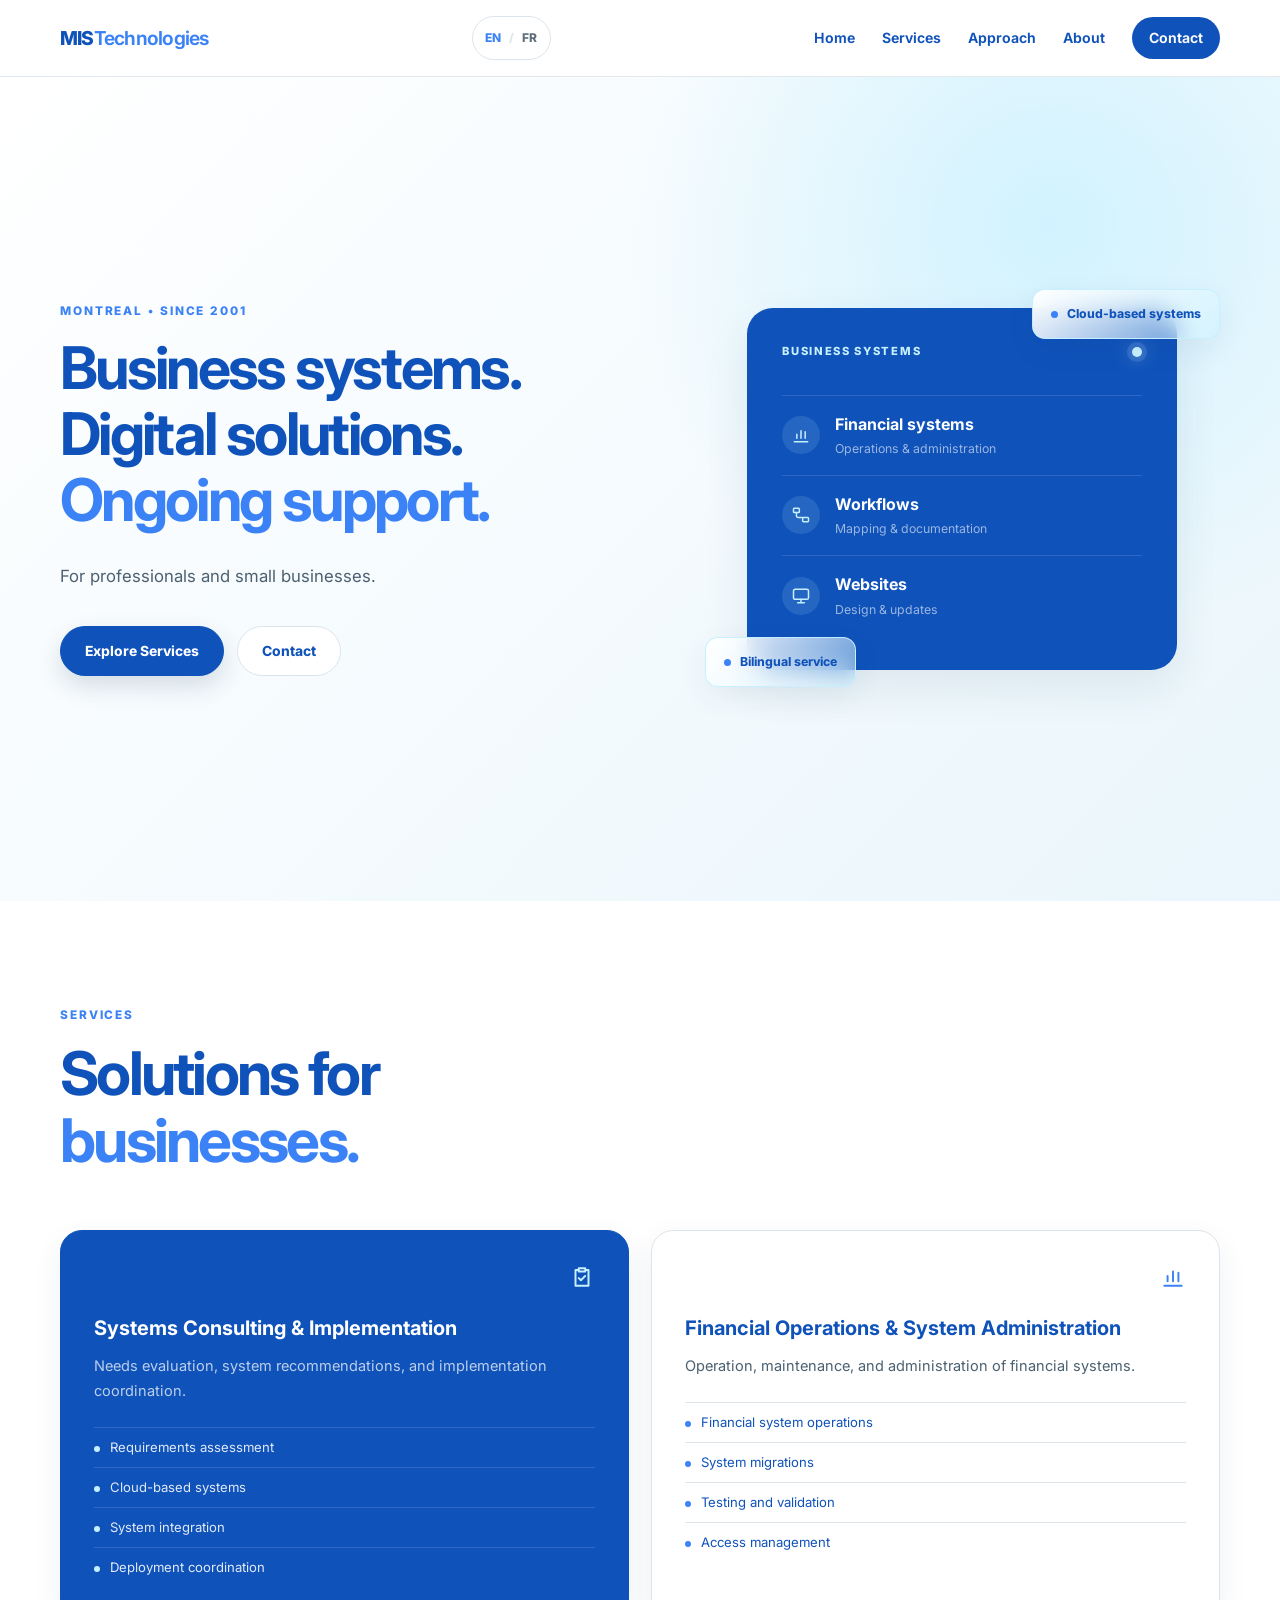
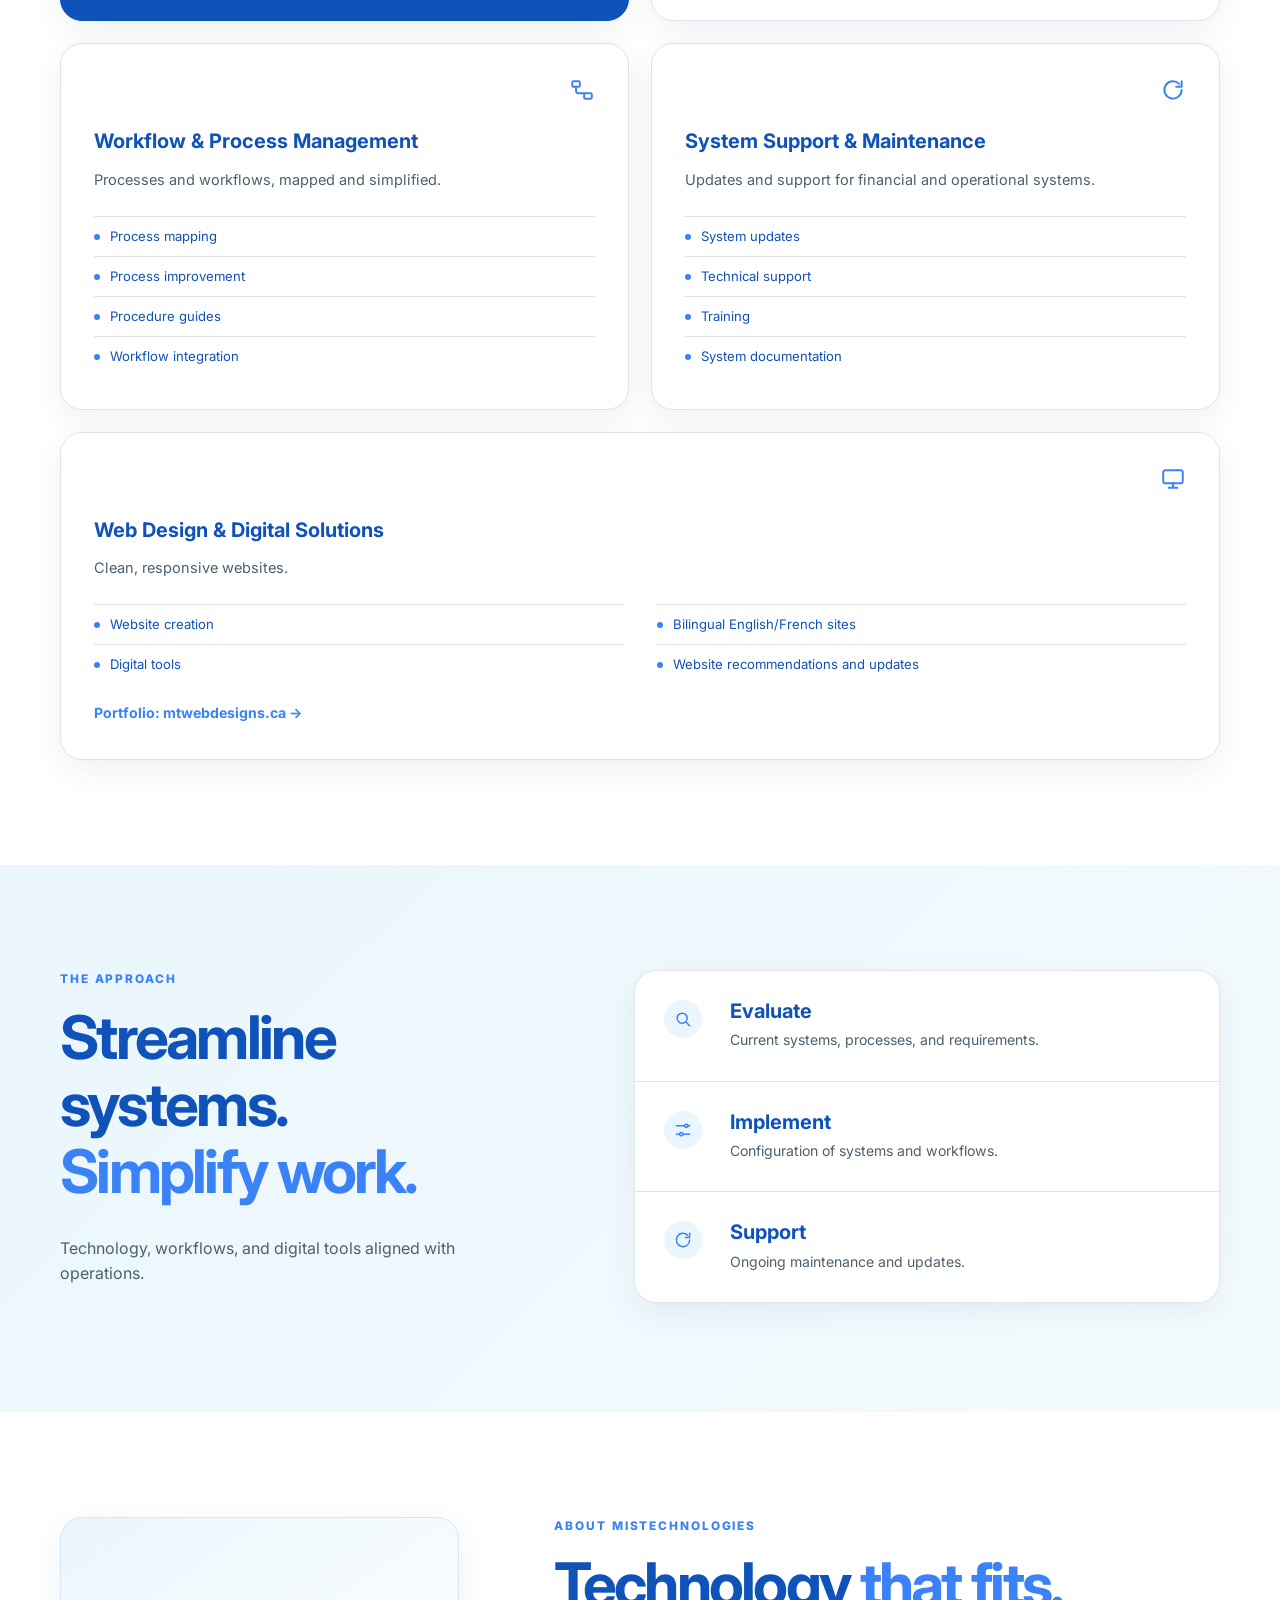
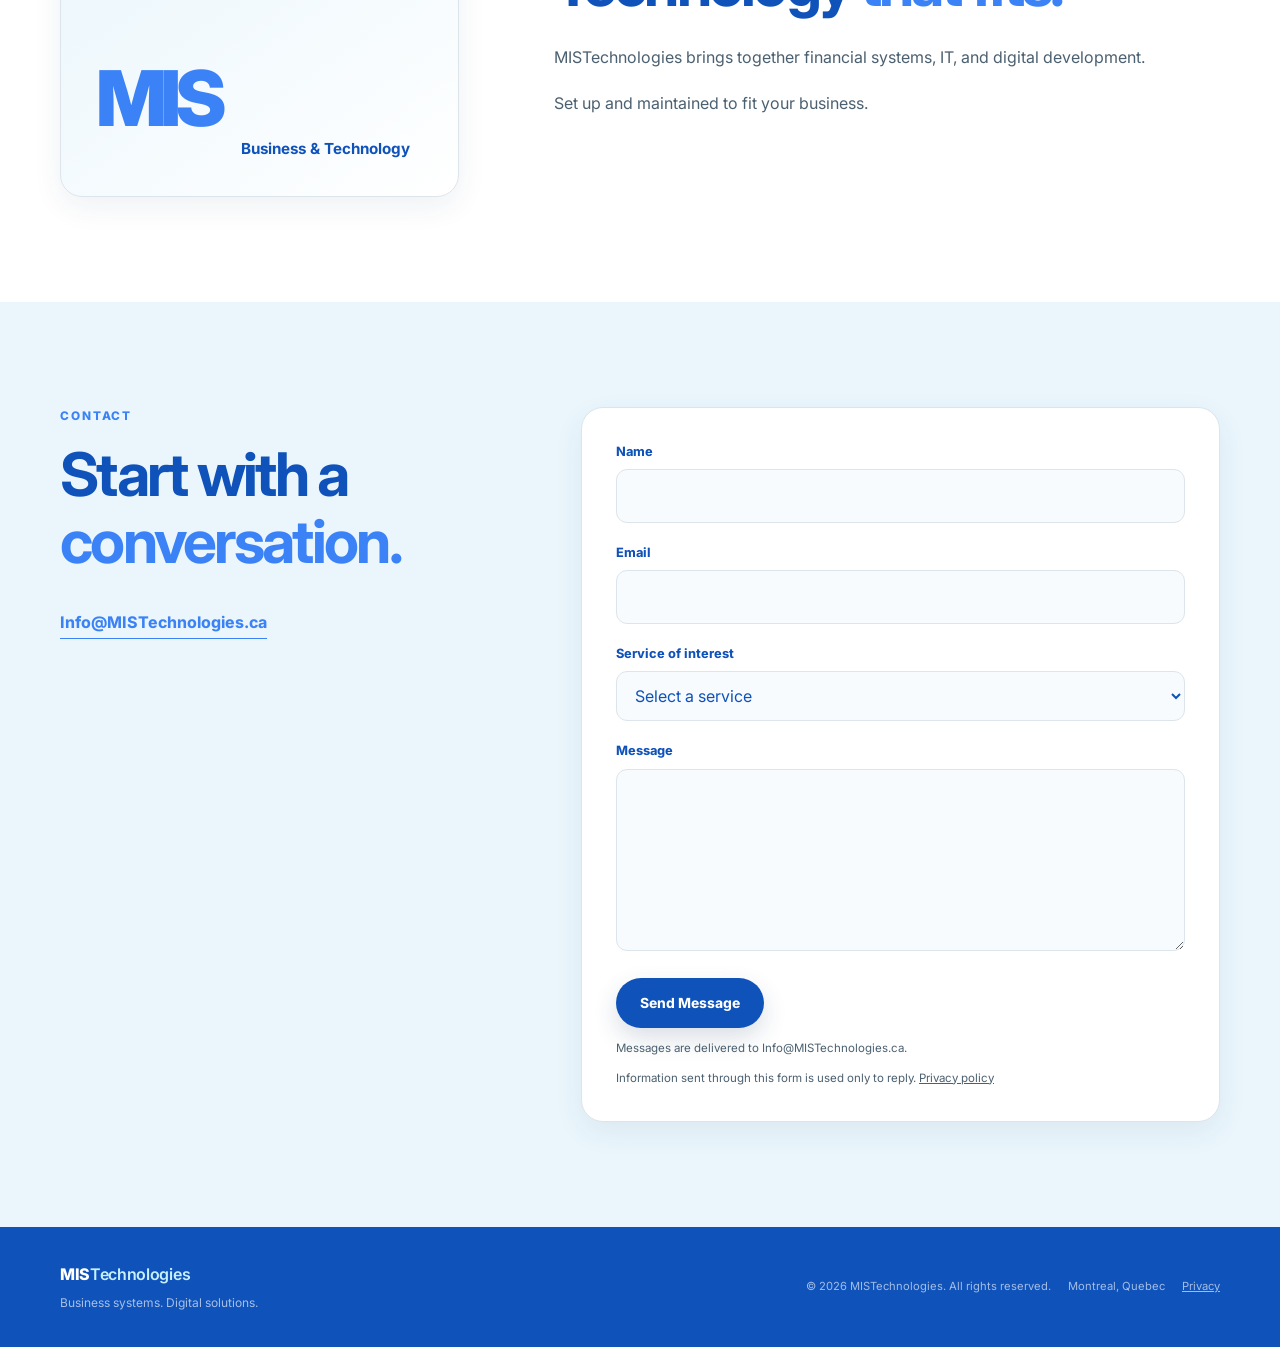
<file: index.html>
<!DOCTYPE html>
<html lang="en">
<head>
  <meta charset="UTF-8">
  <meta name="viewport" content="width=device-width, initial-scale=1.0">

  <meta name="description" content="Business systems, financial systems, workflow, IT, web design, and digital solutions for professionals and small businesses in Montreal.">
  <link rel="canonical" href="https://mistechnologies.ca/">
  <meta property="og:type" content="website">
  <meta property="og:url" content="https://mistechnologies.ca/">
  <meta property="og:title" content="MISTechnologies | Business Systems &amp; Digital Solutions">
  <meta property="og:description" content="Business systems, workflows, and digital solutions for professionals and small businesses in Montreal.">
  <meta property="og:image" content="https://mistechnologies.ca/og-image.png">
  <meta property="og:image:width" content="1200">
  <meta property="og:image:height" content="630">
  <meta name="twitter:card" content="summary_large_image">
  <meta name="theme-color" content="#0F52BA">
  <link rel="icon" href="data:image/svg+xml,%3Csvg xmlns='http://www.w3.org/2000/svg' viewBox='0 0 64 64'%3E%3Crect width='64' height='64' rx='14' fill='%230F52BA'/%3E%3Ctext x='32' y='43' font-family='Arial,sans-serif' font-size='30' font-weight='700' fill='%23fff' text-anchor='middle'%3EM%3C/text%3E%3C/svg%3E">
  <link rel="preconnect" href="https://fonts.googleapis.com">
  <link rel="preconnect" href="https://fonts.gstatic.com" crossorigin>
  <link rel="stylesheet" href="https://fonts.googleapis.com/css2?family=Inter:wght@400;500;600;700;800&display=swap">

  <title>MISTechnologies | Business Systems &amp; Digital Solutions</title>

  <link rel="stylesheet" href="styles.css?v=15">
</head>

<body>

  <!-- ================= HEADER ================= -->

  <header class="site-header">
    <div class="container nav-container">

      <a href="#home" class="logo" aria-label="MISTechnologies home">
        <span class="logo-main">MIS</span><span class="logo-tech">Technologies</span>
      </a>

      <div class="header-actions">

        <button
          class="language-toggle"
          id="languageToggle"
          type="button"
          aria-label="Change language"
        >
          <span id="languageCurrent">EN</span>
          <span class="language-divider">/</span>
          <span id="languageOther">FR</span>
        </button>

        <button
          class="menu-toggle"
          id="menuToggle"
          type="button"
          aria-label="Open navigation"
          aria-expanded="false"
          aria-controls="mainNav"
        >
          <span></span>
          <span></span>
          <span></span>
        </button>

      </div>

      <nav class="main-nav" id="mainNav">

        <a href="#home" data-i18n="nav.home">Home</a>

        <a href="#services" data-i18n="nav.services">Services</a>

        <a href="#approach" data-i18n="nav.approach">Approach</a>

        <a href="#about" data-i18n="nav.about">About</a>

        <a href="#contact" class="nav-cta" data-i18n="nav.contact">
          Contact
        </a>

      </nav>

    </div>
  </header>


  <main>

    <!-- ================= HERO ================= -->

    <section id="home" class="hero">

      <div class="container hero-grid">

        <div class="hero-content reveal">

          <p class="eyebrow" data-i18n="hero.eyebrow">
            MONTREAL • SINCE 2001
          </p>

          <h1 data-i18n-html="hero.title">
            Business systems.<br>
            Digital solutions.<br>
            <span>Ongoing support.</span>
          </h1>

          <p class="hero-text" data-i18n="hero.text">
              For professionals and small businesses.
          </p>

          <div class="hero-actions">

            <a
              href="#services"
              class="btn btn-primary"
              data-i18n="hero.primary"
            >
              Explore Services
            </a>

            <a
              href="#contact"
              class="btn btn-secondary"
              data-i18n="hero.secondary"
            >
              Contact
            </a>

          </div>

        </div>


        <!-- Hero visual -->

        <div class="hero-visual reveal">

          <div class="hero-glow"></div>

          <div class="systems-card">

            <div class="systems-card-header">

              <span
                class="systems-card-label"
                data-i18n="visual.title"
              >
                Business Systems
              </span>

              <span class="systems-card-status">
                <span class="status-dot"></span>
              </span>

            </div>


            <div class="systems-list">

              <div class="systems-row">

                <div class="systems-row-icon"><svg class="ico" viewBox="0 0 24 24" aria-hidden="true"><path d="M4 20h16"/><path d="M7 16v-5M12 16V7M17 16v-8"/></svg></div>

                <div>
                  <strong data-i18n="visual.organize">
                  Financial systems
                  </strong>

                  <small data-i18n="visual.systems">
                  Operations &amp; administration
                  </small>
                </div>

              </div>


              <div class="systems-row">

                <div class="systems-row-icon"><svg class="ico" viewBox="0 0 24 24" aria-hidden="true"><rect x="3" y="4" width="7" height="5" rx="1"/><rect x="14" y="15" width="7" height="5" rx="1"/><path d="M6.5 9v4a2 2 0 0 0 2 2H14"/></svg></div>

                <div>
                  <strong data-i18n="visual.simplify">
                  Workflows
                  </strong>

                  <small data-i18n="visual.workflows">
                  Mapping &amp; documentation
                  </small>
                </div>

              </div>


              <div class="systems-row">

                <div class="systems-row-icon"><svg class="ico" viewBox="0 0 24 24" aria-hidden="true"><rect x="3" y="4" width="18" height="12" rx="2"/><path d="M8 20h8M12 16v4"/></svg></div>

                <div>
                  <strong data-i18n="visual.create">
                  Websites
                  </strong>

                  <small data-i18n="visual.solutions">
                  Design &amp; updates
                  </small>
                </div>

              </div>

            </div>

          </div>


          <div
            class="floating-card floating-one"
            data-i18n="visual.financial"
          >
                  Cloud-based systems
          </div>

          <div
            class="floating-card floating-two"
            data-i18n="visual.digital"
          >
                  Bilingual service
          </div>

        </div>

      </div>

    </section>


    <!-- ================= SERVICES ================= -->

    <section id="services" class="section services-section">

      <div class="container">

        <div class="section-heading reveal">

          <p class="eyebrow" data-i18n="services.eyebrow">
            SERVICES
          </p>

          <h2 data-i18n-html="services.title">
            Solutions for<br>
            <span>businesses.</span>
          </h2>

        </div>


        <div class="services-grid">


          <!-- Service 5 -->

          <article class="service-card service-card-featured reveal">

            <div class="service-top">

              <span class="service-star"><svg class="ico" viewBox="0 0 24 24" aria-hidden="true"><path d="M9 4h6v3H9z"/><path d="M8 5.5H6V20h12V5.5h-2"/><path d="M9 13l2 2 4-4"/></svg></span>

            </div>

            <h3 data-i18n="services.five.title">
              Systems Consulting &amp; Implementation
            </h3>

            <p data-i18n="services.five.text">
            Needs evaluation, system recommendations, and implementation coordination.
            </p>

            <ul class="service-list">

              <li data-i18n="services.five.item1">
              Requirements assessment
              </li>

              <li data-i18n="services.five.item2">
              Cloud-based systems
              </li>

              <li data-i18n="services.five.item3">
              System integration
              </li>

                          <li data-i18n="services.five.item4">
                Deployment coordination
              </li>

            </ul>

          </article>

          <!-- Service 1 -->

          <article class="service-card reveal">

            <div class="service-top">

              <span class="service-star"><svg class="ico" viewBox="0 0 24 24" aria-hidden="true"><path d="M4 20h16"/><path d="M7 16v-5M12 16V7M17 16v-8"/></svg></span>

            </div>

            <h3 data-i18n="services.one.title">
              Financial Operations &amp; System Administration
            </h3>

            <p data-i18n="services.one.text">
              Operation, maintenance, and administration of financial systems.
            </p>

            <ul class="service-list">

              <li data-i18n="services.one.item1">
              Financial system operations
              </li>

              <li data-i18n="services.one.item2">
              System migrations
              </li>

              <li data-i18n="services.one.item3">
              Testing and validation
              </li>

              <li data-i18n="services.one.item4">
              Access management
              </li>

            </ul>

          </article>


          <!-- Service 2 -->

          <article class="service-card reveal">

            <div class="service-top">

              <span class="service-star"><svg class="ico" viewBox="0 0 24 24" aria-hidden="true"><rect x="3" y="4" width="7" height="5" rx="1"/><rect x="14" y="15" width="7" height="5" rx="1"/><path d="M6.5 9v4a2 2 0 0 0 2 2H14"/></svg></span>

            </div>

            <h3 data-i18n="services.two.title">
              Workflow &amp; Process Management
            </h3>

            <p data-i18n="services.two.text">
            Processes and workflows, mapped and simplified.
            </p>

            <ul class="service-list">

              <li data-i18n="services.two.item1">
              Process mapping
              </li>

              <li data-i18n="services.two.item2">
                Process improvement
              </li>

              <li data-i18n="services.two.item3">
              Procedure guides
              </li>

              <li data-i18n="services.two.item4">
              Workflow integration
              </li>

            </ul>

          </article>


          <!-- Service 6 -->

          <article class="service-card reveal">

            <div class="service-top">

              <span class="service-star"><svg class="ico" viewBox="0 0 24 24" aria-hidden="true"><path d="M20 12a8 8 0 1 1-2.3-5.7"/><path d="M20 4v5h-5"/></svg></span>

            </div>

            <h3 data-i18n="services.six.title">
              System Support &amp; Maintenance
            </h3>

            <p data-i18n="services.six.text">
            Updates and support for financial and operational systems.
            </p>

            <ul class="service-list">

              <li data-i18n="services.six.item1">
              System updates
              </li>

              <li data-i18n="services.six.item2">
                Technical support
              </li>

              <li data-i18n="services.six.item3">
                Training
              </li>

              <li data-i18n="services.six.item4">
                System documentation
              </li>

            </ul>

          </article>
          <!-- Service 4 -->

          <article class="service-card service-card-wide reveal">

            <div class="service-top">

              <span class="service-star"><svg class="ico" viewBox="0 0 24 24" aria-hidden="true"><rect x="3" y="4" width="18" height="12" rx="2"/><path d="M8 20h8M12 16v4"/></svg></span>

            </div>

            <h3 data-i18n="services.four.title">
              Web Design &amp; Digital Solutions
            </h3>

            <p data-i18n="services.four.text">
              Clean, responsive websites.
            </p>

            <ul class="service-list">

              <li data-i18n="services.four.item1">
            Website creation
              </li>

              <li data-i18n="services.four.item2">
              Bilingual English/French sites
              </li>

              <li data-i18n="services.four.item3">
                Digital tools
              </li>

              <li data-i18n="services.four.item4">
                Website recommendations and updates
              </li>

            </ul>
            <a class="service-link" href="https://mtwebdesigns.ca" target="_blank" rel="noopener" data-i18n="services.four.link">Portfolio: mtwebdesigns.ca →</a>

          </article>




        </div>

      </div>

    </section>


    <!-- ================= APPROACH ================= -->

    <section id="approach" class="section approach-section">

      <div class="container approach-grid">

        <div class="approach-content reveal">

          <p class="eyebrow" data-i18n="approach.eyebrow">
            THE APPROACH
          </p>

          <h2 data-i18n-html="approach.title">
            Streamline systems.<br><span>Simplify work.</span>
          </h2>

          <p data-i18n="approach.text2">
            Technology, workflows, and digital tools aligned with operations.
          </p>

        </div>


        <div class="steps reveal">


          <!-- Evaluate -->

          <div class="step">

            <div class="step-icon"><svg class="ico" viewBox="0 0 24 24" aria-hidden="true"><circle cx="11" cy="11" r="6"/><path d="M20 20l-4.5-4.5"/></svg></div>

            <div class="step-content">

              <h3 data-i18n="approach.evaluate.title">
                Evaluate
              </h3>

              <p data-i18n="approach.evaluate.text">
              Current systems, processes, and requirements.
              </p>

            </div>

          </div>


          <!-- Implement -->

          <div class="step">

            <div class="step-icon"><svg class="ico" viewBox="0 0 24 24" aria-hidden="true"><path d="M4 7h10M18 7h2M4 17h4M12 17h8"/><circle cx="16" cy="7" r="2"/><circle cx="10" cy="17" r="2"/></svg></div>

            <div class="step-content">

              <h3 data-i18n="approach.implement.title">
                Implement
              </h3>

              <p data-i18n="approach.implement.text">
              Configuration of systems and workflows.
              </p>

            </div>

          </div>


          <!-- Support -->

          <div class="step">

            <div class="step-icon"><svg class="ico" viewBox="0 0 24 24" aria-hidden="true"><path d="M20 12a8 8 0 1 1-2.3-5.7"/><path d="M20 4v5h-5"/></svg></div>

            <div class="step-content">

              <h3 data-i18n="approach.support.title">
                Support
              </h3>

              <p data-i18n="approach.support.text">
              Ongoing maintenance and updates.
              </p>

            </div>

          </div>

        </div>

      </div>

    </section>


    <!-- ================= ABOUT ================= -->

    <section id="about" class="section about-section">

      <div class="container about-grid">

        <div class="about-card reveal">

          <div class="about-mark">
            MIS
          </div>

          <div class="about-card-text">

            <strong data-i18n="about.business">
              Business &amp; Technology
            </strong>

          </div>

        </div>


        <div class="about-content reveal">

          <p class="eyebrow" data-i18n="about.eyebrow">
            ABOUT MISTECHNOLOGIES
          </p>

          <h2 data-i18n-html="about.title">
            Technology <span>that fits.</span>
          </h2>

          <p data-i18n="about.text1">
            MISTechnologies brings together financial systems, IT, and digital development.
          </p>
          <p data-i18n="about.text2">
            Set up and maintained to fit your business.
          </p>

        </div>

      </div>

    </section>


    <!-- ================= CONTACT ================= -->

    <section id="contact" class="section contact-section">

      <div class="container contact-grid">

        <div class="contact-content reveal">

          <p class="eyebrow" data-i18n="contact.eyebrow">
            CONTACT
          </p>

          <h2 data-i18n-html="contact.title">
            Start with a<br>
            <span>conversation.</span>
          </h2>

          <a
            href="mailto:Info@MISTechnologies.ca"
            class="contact-email"
          >
            Info@MISTechnologies.ca
          </a>

        </div>


        <form
          class="contact-form reveal"
          id="contactForm"
          action="https://formspree.io/f/mdekyagw"
          method="POST"
        >

          <!-- Formspree: email subject and spam honeypot -->
          <input
            type="hidden"
            name="_subject"
            id="formSubject"
            value="Business inquiry — MISTechnologies"
          >

          <input
            type="text"
            name="_gotcha"
            class="form-honeypot"
            tabindex="-1"
            autocomplete="off"
            aria-hidden="true"
          >

          <div class="form-group">

            <label
              for="name"
              data-i18n="form.name"
            >
              Name
            </label>

            <input
              type="text"
              id="name"
              name="name"
              autocomplete="name"
              required
            >

          </div>


          <div class="form-group">

            <label
              for="email"
              data-i18n="form.email"
            >
              Email
            </label>

            <input
              type="email"
              id="email"
              name="email"
              autocomplete="email"
              required
            >

          </div>


          <div class="form-group">

            <label
              for="service"
              data-i18n="form.service"
            >
              Service of interest
            </label>

            <select id="service" name="service">

              <option
                value=""
                data-i18n="form.selectService"
              >
                Select a service
              </option>

              <option
                value="Systems Consulting & Implementation"
                data-i18n="services.five.title"
              >
              Systems Consulting &amp; Implementation
              </option>

              <option
                value="Financial Operations & System Administration"
                data-i18n="services.one.title"
              >
              Financial Operations &amp; System Administration
              </option>

              <option
                value="Workflow & Process Management"
                data-i18n="services.two.title"
              >
                Workflow &amp; Process Management
              </option>

              <option
                value="System Support & Maintenance"
                data-i18n="services.six.title"
              >
                System Support &amp; Maintenance
              </option>

              <option
                value="Web Design & Digital Solutions"
                data-i18n="services.four.title"
              >
                Web Design &amp; Digital Solutions
              </option>

              <option
                value="Other"
                data-i18n="form.other"
              >
                Other
              </option>

            </select>

          </div>


          <div class="form-group">

            <label
              for="message"
              data-i18n="form.message"
            >
              Message
            </label>

            <textarea
              id="message"
              name="message"
              rows="6"
              required
            ></textarea>

          </div>


          <button
            type="submit"
            class="btn btn-primary"
            data-i18n="form.button"
          >
            Send Message
          </button>

          <p
            class="form-note"
            data-i18n="form.note"
          >
            Messages are delivered to Info@MISTechnologies.ca.
          </p>
          <p class="form-note form-privacy">
            <span data-i18n="form.privacy">Information sent through this form is used only to reply.</span>
            <a href="privacy.html" data-i18n="form.privacyLink">Privacy policy</a>
          </p>

          <p
            class="form-status"
            id="formStatus"
            role="status"
            aria-live="polite"
            hidden
          ></p>

        </form>

      </div>

    </section>

  </main>


  <!-- ================= FOOTER ================= -->

  <footer class="site-footer">

    <div class="container footer-inner">

      <div class="footer-brand">

        <div class="footer-logo">
          MIS<span>Technologies</span>
        </div>

        <p data-i18n="footer.tagline">
            Business systems. Digital solutions.
        </p>

      </div>


      <div class="footer-meta">

        <span>
          © <span id="currentYear"></span>
          MISTechnologies.
          <span data-i18n="footer.rights">
            All rights reserved.
          </span>
        </span>

        <span data-i18n="footer.location">
          Montreal, Quebec
        </span>
        <a href="privacy.html" class="footer-link" data-i18n="footer.privacy">Privacy</a>

      </div>

    </div>

  </footer>


  <script src="script.js?v=21"></script>

</body>
</html>
</file>
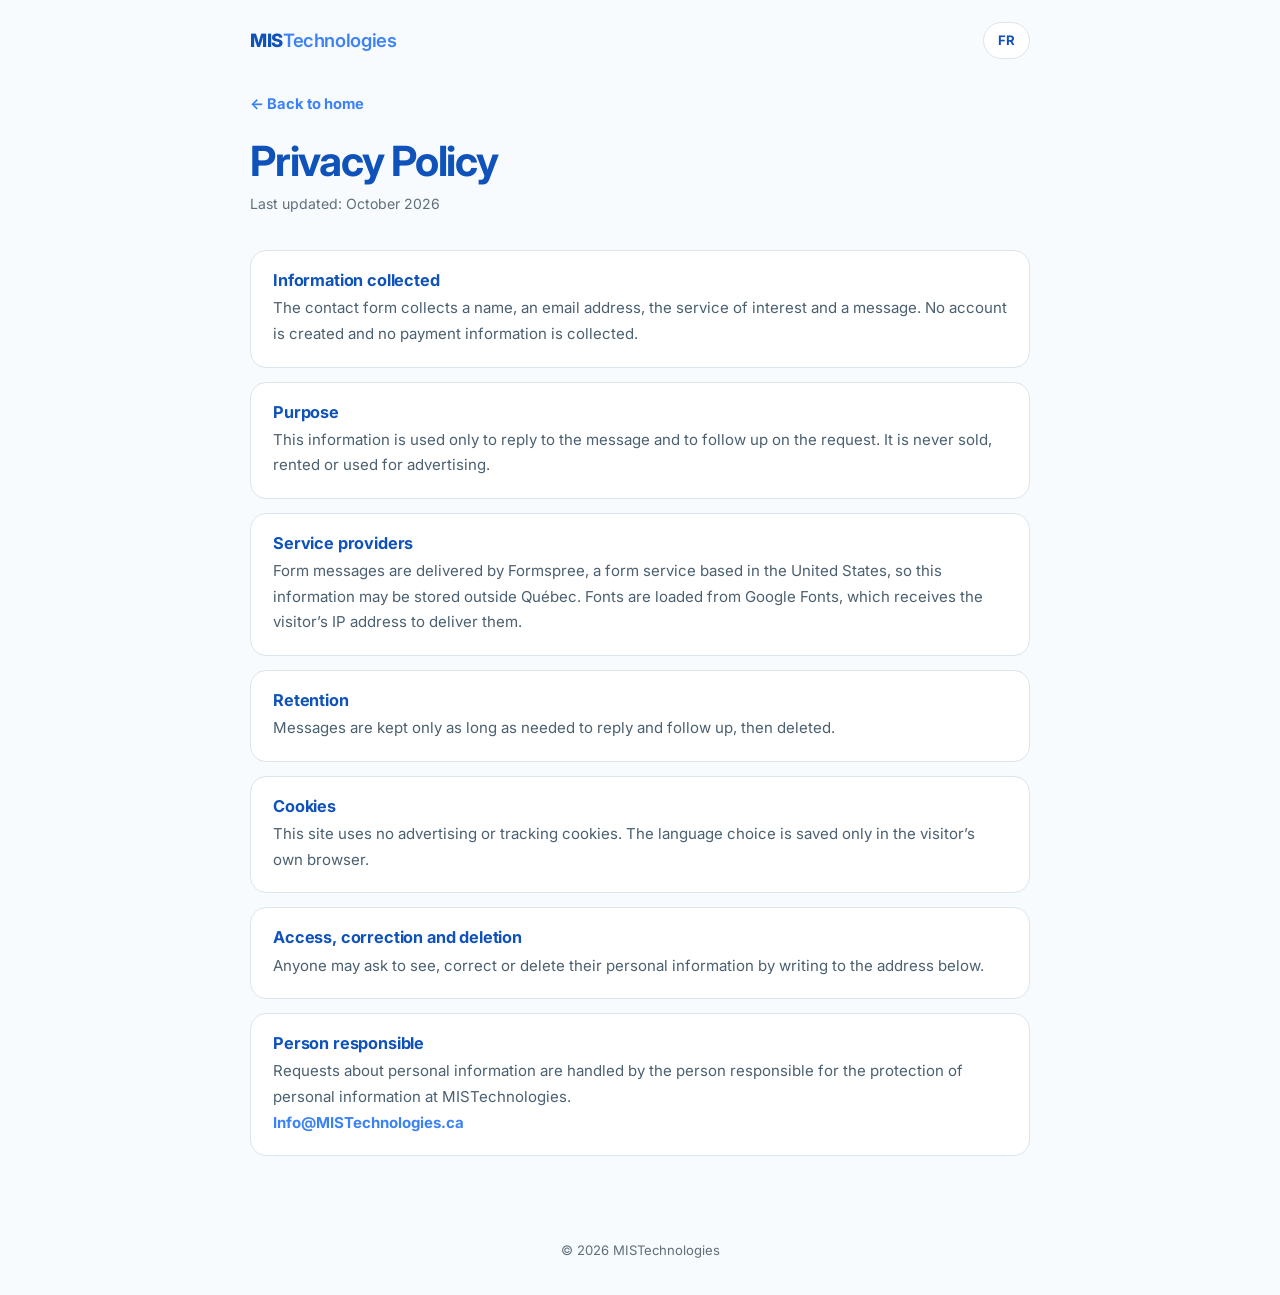
<file: privacy.html>
<!DOCTYPE html>
<html lang="en">
<head>
  <meta charset="UTF-8">
  <meta name="viewport" content="width=device-width, initial-scale=1.0">
  <title>Privacy Policy | MISTechnologies</title>
  <meta name="description" content="How MISTechnologies collects and uses personal information.">
  <meta name="theme-color" content="#0F52BA">
  <link rel="icon" href="data:image/svg+xml,%3Csvg xmlns='http://www.w3.org/2000/svg' viewBox='0 0 64 64'%3E%3Crect width='64' height='64' rx='14' fill='%230F52BA'/%3E%3Ctext x='32' y='43' font-family='Arial,sans-serif' font-size='30' font-weight='700' fill='%23fff' text-anchor='middle'%3EM%3C/text%3E%3C/svg%3E">
  <link rel="preconnect" href="https://fonts.googleapis.com">
  <link rel="preconnect" href="https://fonts.gstatic.com" crossorigin>
  <link rel="stylesheet" href="https://fonts.googleapis.com/css2?family=Inter:wght@400;500;600;700;800&display=swap">
  <link rel="stylesheet" href="styles.css?v=15">
  <style>
    .policy-bar{display:flex;justify-content:space-between;align-items:center;gap:16px;max-width:820px;margin:0 auto;padding:22px 20px}
    .policy-logo{font-weight:800;font-size:1.15rem;color:var(--ink);text-decoration:none;letter-spacing:-0.02em}
    .policy-logo span{color:var(--blue);font-weight:600}
    .policy-lang{border:1px solid var(--line);background:#fff;border-radius:999px;padding:7px 14px;font:inherit;font-size:.82rem;font-weight:700;color:var(--ink);cursor:pointer}
    .policy{max-width:820px;margin:0 auto;padding:10px 20px 70px}
    .policy .back{display:inline-block;margin-bottom:22px;color:var(--blue);font-weight:700;text-decoration:none;font-size:.92rem}
    .policy .back:hover{text-decoration:underline}
    .policy h1{color:var(--ink);font-size:clamp(1.9rem,5vw,2.6rem);line-height:1.1;letter-spacing:-0.03em;margin-bottom:8px}
    .policy .updated{color:var(--muted);font-size:.88rem;margin-bottom:34px}
    .policy section{background:#fff;border:1px solid var(--line);border-radius:16px;padding:20px 22px;margin-bottom:14px}
    .policy h2{color:var(--ink);font-size:1.02rem;margin-bottom:6px;letter-spacing:-0.01em}
    .policy p{color:var(--ink-soft);font-size:.94rem;line-height:1.7}
    .policy a.mail{color:var(--blue);font-weight:700}
    .policy-foot{text-align:center;color:var(--muted);font-size:.82rem;padding:0 20px 34px}
  </style>
</head>
<body style="background:var(--surface)">
  <div class="policy-bar">
    <a class="policy-logo" href="./">MIS<span>Technologies</span></a>
    <button class="policy-lang" id="langBtn" type="button">FR</button>
  </div>

  <main class="policy">
    <a class="back" href="./" data-en="← Back to home" data-fr="← Retour à l’accueil">← Back to home</a>
    <h1 data-en="Privacy Policy" data-fr="Politique de confidentialité">Privacy Policy</h1>
    <p class="updated" data-en="Last updated: October 2026" data-fr="Dernière mise à jour : octobre 2026">Last updated: October 2026</p>

    <section>
      <h2 data-en="Information collected" data-fr="Renseignements recueillis">Information collected</h2>
      <p data-en="The contact form collects a name, an email address, the service of interest and a message. No account is created and no payment information is collected."
         data-fr="Le formulaire de contact recueille un nom, une adresse courriel, le service d’intérêt et un message. Aucun compte n’est créé et aucune information de paiement n’est recueillie.">The contact form collects a name, an email address, the service of interest and a message. No account is created and no payment information is collected.</p>
    </section>

    <section>
      <h2 data-en="Purpose" data-fr="Utilisation">Purpose</h2>
      <p data-en="This information is used only to reply to the message and to follow up on the request. It is never sold, rented or used for advertising."
         data-fr="Ces renseignements servent uniquement à répondre au message et à assurer le suivi de la demande. Ils ne sont jamais vendus, loués ni utilisés à des fins publicitaires.">This information is used only to reply to the message and to follow up on the request. It is never sold, rented or used for advertising.</p>
    </section>

    <section>
      <h2 data-en="Service providers" data-fr="Fournisseurs de services">Service providers</h2>
      <p data-en="Form messages are delivered by Formspree, a form service based in the United States, so this information may be stored outside Québec. Fonts are loaded from Google Fonts, which receives the visitor’s IP address to deliver them."
         data-fr="Les messages du formulaire sont transmis par Formspree, un service de formulaires situé aux États-Unis. Ces renseignements peuvent donc être conservés à l’extérieur du Québec. Les polices de caractères proviennent de Google Fonts, qui reçoit l’adresse IP du visiteur pour les afficher.">Form messages are delivered by Formspree, a form service based in the United States, so this information may be stored outside Québec. Fonts are loaded from Google Fonts, which receives the visitor’s IP address to deliver them.</p>
    </section>

    <section>
      <h2 data-en="Retention" data-fr="Conservation">Retention</h2>
      <p data-en="Messages are kept only as long as needed to reply and follow up, then deleted."
         data-fr="Les messages sont conservés seulement le temps nécessaire pour répondre et assurer le suivi, puis supprimés.">Messages are kept only as long as needed to reply and follow up, then deleted.</p>
    </section>

    <section>
      <h2 data-en="Cookies" data-fr="Témoins">Cookies</h2>
      <p data-en="This site uses no advertising or tracking cookies. The language choice is saved only in the visitor’s own browser."
         data-fr="Ce site n’utilise aucun témoin publicitaire ou de suivi. Le choix de langue est enregistré uniquement dans le navigateur du visiteur.">This site uses no advertising or tracking cookies. The language choice is saved only in the visitor’s own browser.</p>
    </section>

    <section>
      <h2 data-en="Access, correction and deletion" data-fr="Accès, rectification et suppression">Access, correction and deletion</h2>
      <p data-en="Anyone may ask to see, correct or delete their personal information by writing to the address below."
         data-fr="Toute personne peut demander à consulter, corriger ou supprimer ses renseignements personnels en écrivant à l’adresse ci-dessous.">Anyone may ask to see, correct or delete their personal information by writing to the address below.</p>
    </section>

    <section>
      <h2 data-en="Person responsible" data-fr="Personne responsable">Person responsible</h2>
      <p data-en="Requests about personal information are handled by the person responsible for the protection of personal information at MISTechnologies."
         data-fr="Les demandes concernant les renseignements personnels sont traitées par la personne responsable de la protection des renseignements personnels chez MISTechnologies.">Requests about personal information are handled by the person responsible for the protection of personal information at MISTechnologies.</p>
      <p><a class="mail" href="mailto:Info@MISTechnologies.ca">Info@MISTechnologies.ca</a></p>
    </section>
  </main>

  <p class="policy-foot">© <span id="yr"></span> MISTechnologies</p>

  <script>
    (function () {
      var lang = "en";
      try { var s = localStorage.getItem("mistLanguage"); if (s === "fr" || s === "en") lang = s; } catch (e) {}
      function apply(l) {
        lang = l;
        document.documentElement.lang = l;
        document.querySelectorAll("[data-en]").forEach(function (el) { el.textContent = el.getAttribute("data-" + l); });
        document.getElementById("langBtn").textContent = l === "en" ? "FR" : "EN";
        document.title = l === "fr" ? "Politique de confidentialité | MISTechnologies" : "Privacy Policy | MISTechnologies";
        try { localStorage.setItem("mistLanguage", l); } catch (e) {}
      }
      document.getElementById("langBtn").addEventListener("click", function () { apply(lang === "en" ? "fr" : "en"); });
      document.getElementById("yr").textContent = new Date().getFullYear();
      apply(lang);
    })();
  </script>
</body>
</html>
</file>
<file: styles.css>
/* =========================================================
   MISTechnologies
   Clean Responsive Design System
   Ice Crystal Palette
   ========================================================= */

:root {
  --white: #FFFFFF;
  --ink: #0F52BA;
  --blue: #3B82F6;
  --crystal: #C7F0FF;
  --pale-blue: #EAF6FC;

  --ink-soft: #4B6070;
  --muted: #5F6F7B;

  --line: #DCE5EB;
  --surface: #F8FBFD;

  --shadow: 0 18px 45px rgba(27, 54, 93, 0.09);
  --shadow-soft: 0 10px 30px rgba(27, 54, 93, 0.07);

  --radius: 22px;
  --radius-small: 14px;

  --max-width: 1160px;
}


/* =========================================================
   RESET & ACCESSIBILITY FOCUS
   ========================================================= */

* {
  box-sizing: border-box;
  margin: 0;
  padding: 0;
}

html {
  scroll-behavior: smooth;
}

body {
  background: var(--white);
  color: var(--ink);

  font-family:
    Inter,
    ui-sans-serif,
    -apple-system,
    BlinkMacSystemFont,
    "Segoe UI",
    sans-serif;

  line-height: 1.6;
  overflow-x: hidden;
}

a,
button,
input,
select,
textarea {
  font: inherit;
  -webkit-tap-highlight-color: transparent; }

/* Enhanced Focus States for Accessibility */ a:focus-visible, button:focus-visible, input:focus-visible, select:focus-visible, textarea:focus-visible {
  outline: 2px solid var(--blue);
  outline-offset: 3px;
}

a {
  color: inherit;
  text-decoration: none;
}

img {
  display: block;
  max-width: 100%;
}


/* =========================================================
   GENERAL
   ========================================================= */

.container {
  width: min(calc(100% - 40px), var(--max-width));
  margin-inline: auto;
}

.section {
  padding: 105px 0;
}

.eyebrow {
  margin-bottom: 15px;

  color: var(--blue);

  font-size: 0.74rem;
  font-weight: 800;

  letter-spacing: 0.16em;
  text-transform: uppercase;
}

h1,
h2,
h3 {
  color: var(--ink);
  line-height: 1.12;
}

h1,
h2 {
  letter-spacing: -0.045em;
}

h1 {
  font-size: clamp(2.9rem, 7vw, 5.7rem); }

h2 {
  font-size: clamp(2.2rem, 4.7vw, 3.8rem); }

h3 {
  font-size: 1.25rem;
}

p {
  color: var(--ink-soft);
}


/* =========================================================
   HEADER
   ========================================================= */

.site-header {
  position: sticky;
  top: 0;
  z-index: 100;

  background: rgba(255, 255, 255, 0.94);

  border-bottom:
    1px solid rgba(220, 229, 235, 0.85);

  backdrop-filter: blur(16px);
}

.nav-container {
  position: relative;

  min-height: 76px;

  display: flex;
  align-items: center;

  gap: 20px;
}

.logo {
  display: inline-flex;
  align-items: baseline;

  font-size: 1.2rem;
  font-weight: 800;

  letter-spacing: -0.04em;
  white-space: nowrap;
}

.logo-main {
  color: var(--ink);
}

.logo-tech {
  color: var(--blue);
  font-weight: 650;
}

.header-actions {
  margin-left: auto;

  display: flex;
  align-items: center;
  gap: 12px;
}

.language-toggle {
  border: 1px solid var(--line);
  border-radius: 999px;

  background: var(--white);
  color: var(--ink);

  padding: 7px 12px;

  min-height: 44px;

  display: inline-flex;
  align-items: center;
  gap: 7px;

  cursor: pointer;

  font-size: 0.75rem;
  font-weight: 800;
  letter-spacing: 0.05em;

  transition:
    border-color 0.2s ease,
    box-shadow 0.2s ease,
    transform 0.2s ease;
}

.language-toggle:hover {
  border-color: var(--blue);

  box-shadow:
    0 7px 18px rgba(59, 130, 246, 0.12);

  transform: translateY(-1px);
}

.language-divider {
  color: var(--line);
}

#languageCurrent {
  color: var(--blue);
}

#languageOther {
  color: var(--muted);
}

.main-nav {
  margin-left: auto;

  display: flex;
  align-items: center;
  gap: 27px;
}

.main-nav a {
  color: var(--ink);

  font-size: 0.88rem;
  font-weight: 650;

  transition:
    color 0.2s ease,
    transform 0.2s ease;
}

.main-nav a:hover {
  color: var(--blue);
  transform: translateY(-1px);
}

.main-nav .nav-cta {
  padding: 10px 17px;

  border-radius: 999px;

  background: var(--ink);
  color: var(--white);
}

.main-nav .nav-cta:hover {
  background: var(--blue);
  color: var(--white);
}

.menu-toggle {
  display: none;

  width: 42px;
  height: 42px;

  border: 0;
  border-radius: 11px;

  background: var(--pale-blue);

  align-items: center;
  justify-content: center;

  flex-direction: column;
  gap: 5px;
}

.menu-toggle span {
  display: block;

  width: 20px;
  height: 2px;

  border-radius: 2px;

  background: var(--ink);
}


/* =========================================================
   HERO
   ========================================================= */

.hero {
  position: relative;

  min-height: calc(100vh - 76px);

  display: flex;
  align-items: center;

  padding: 100px 0;

  background:
    radial-gradient(
      circle at 82% 18%,
      rgba(199, 240, 255, 0.78),
      transparent 34%
    ),
    linear-gradient(
      135deg,
      var(--white) 0%,
      var(--pale-blue) 100%
    );

  overflow: hidden;
}

.hero-grid {
  display: grid;

  grid-template-columns:
    minmax(0, 1.05fr)
    minmax(0, 0.95fr);

  align-items: center;

  gap: 75px;
}

.hero-content {
  max-width: 700px;
}

.hero h1 {
  margin-bottom: 28px;

  font-size: clamp(2.65rem, 4.6vw, 4rem);
}

.hero h1 span,
.section-heading h2 span,
.approach-content h2 span,
.about-content h2 span,
.contact-content h2 span {
  color: var(--blue);
}

.hero-text {
  max-width: 600px;

  margin-bottom: 35px;

  font-size: 1.05rem;
  line-height: 1.8;
}

.hero-actions {
  display: flex;
  flex-wrap: wrap;
  gap: 13px;
}


/* =========================================================
   BUTTONS
   ========================================================= */

.btn {
  min-height: 50px;

  display: inline-flex;
  align-items: center;
  justify-content: center;

  padding: 0 24px;

  border-radius: 999px;

  font-size: 0.87rem;
  font-weight: 750;

  transition:
    transform 0.2s ease,
    box-shadow 0.2s ease,
    background 0.2s ease,
    border-color 0.2s ease;
}

.btn:hover {
  transform: translateY(-2px);
}

.btn-primary {
  border: 1px solid var(--ink);

  background: var(--ink);
  color: var(--white);

  box-shadow:
    0 10px 25px rgba(27, 54, 93, 0.16);
}

.btn-primary:hover {
  border-color: var(--blue);

  background: var(--blue);

  box-shadow:
    0 12px 30px rgba(59, 130, 246, 0.22); }

.btn-secondary {
  border: 1px solid var(--line);

  background: var(--white);
  color: var(--ink);
}

.btn-secondary:hover {
  border-color: var(--blue);
}


/* =========================================================
   HERO VISUAL (Straight & Engineered Panel)
   ========================================================= */

.hero-visual {
  position: relative;

  min-height: 450px;

  display: flex;
  align-items: center;
  justify-content: center;
}

.hero-glow {
  position: absolute;

  width: 340px;
  height: 340px;

  border-radius: 50%;

  background:
    radial-gradient(
      circle,
      rgba(199, 240, 255, 0.85),
      rgba(234, 246, 252, 0.15) 70%,
      transparent 72%
    );

  filter: blur(3px);
}

.systems-card {
  position: relative;
  z-index: 2;

  width: min(430px, 100%);

  padding: 35px;

  border-radius: 26px;

  background: var(--ink);
  color: var(--white);

  box-shadow: var(--shadow);
  
  /* Tilt removed to ensure clean architectural alignment */ }

.systems-card-header {
  display: flex;
  align-items: center;
  justify-content: space-between;

  margin-bottom: 34px;
}

.systems-card-label {
  color: var(--crystal);

  font-size: 0.7rem;
  font-weight: 800;

  letter-spacing: 0.15em;
  text-transform: uppercase;
}

.status-dot {
  display: block;

  width: 10px;
  height: 10px;

  border-radius: 50%;

  background: var(--crystal);

  box-shadow:
    0 0 0 5px rgba(199, 240, 255, 0.13),
    0 0 20px rgba(199, 240, 255, 0.72);
}

.systems-list {
  display: grid;
}

.systems-row {
  display: flex;
  align-items: center;

  gap: 15px;

  padding: 16px 0;

  border-top:
    1px solid rgba(255, 255, 255, 0.12); }

.systems-row-icon {
  width: 38px;
  height: 38px;

  flex: 0 0 38px;

  display: flex;
  align-items: center;
  justify-content: center;

  border-radius: 50%;

  background:
    rgba(199, 240, 255, 0.12);

  color: var(--crystal);

  font-size: 0.85rem;
}

.systems-row strong {
  display: block;

  color: var(--white);

  font-size: 1rem;
}

.systems-row small {
  display: block;

  margin-top: 2px;

  color:
    rgba(255, 255, 255, 0.58);

  font-size: 0.77rem;
}

.floating-card {
  position: absolute;
  z-index: 3;

  padding: 14px 18px;

  border:
    1px solid rgba(199, 240, 255, 0.95);

  border-radius: 13px;

  background:
    linear-gradient(
      135deg,
      rgba(255, 255, 255, 0.98),
      rgba(199, 240, 255, 0.42)
    );

  color: var(--ink);

  box-shadow: var(--shadow-soft);

  backdrop-filter: blur(12px);

  font-size: 0.77rem;
  font-weight: 750;

  white-space: nowrap;
}

.floating-one {
  top: 25px;
  right: 0;
}

.floating-two {
  bottom: 27px;
  left: 0;
}

.floating-card::before {
  content: "";
  display: inline-block;
  width: 7px;
  height: 7px;
  margin-right: 9px;
  border-radius: 50%;
  background: var(--blue);
  vertical-align: middle;
}


/* =========================================================
   SECTION HEADING & SERVICES
   ========================================================= */

.section-heading {
  max-width: 760px;

  margin-bottom: 55px;
}

.section-heading h2 {
  margin-bottom: 21px;
}

.section-heading > p:last-child {
  max-width: 680px;

  font-size: 1rem;
}

.services-section {
  background: var(--white);
}

.services-grid {
  display: grid;

  grid-template-columns: repeat(2, minmax(0, 1fr));

  gap: 22px;
}

.service-card {
  position: relative;

  padding: 33px;

  border:
    1px solid var(--line);

  border-radius: var(--radius);

  background: var(--white);

  box-shadow: var(--shadow-soft);

  transition:
    transform 0.25s ease,
    box-shadow 0.25s ease,
    border-color 0.25s ease;
}

.service-card:hover {
  transform: translateY(-5px);

  border-color:
    rgba(59, 130, 246, 0.28);

  box-shadow: var(--shadow);
}

.service-card-featured {
  background: var(--ink);
  border-color: var(--ink);
}

.service-card-featured h3 {
  color: var(--white);
}

.service-card-featured p {
  color: rgba(255, 255, 255, 0.72);
}

.service-card-featured .service-label {
  color: var(--crystal);
}

.service-card-featured .service-star {
  color: var(--crystal);
}

.service-top {
  display: flex;
  align-items: center;
  justify-content: flex-end;

  margin-bottom: 27px;
}

.service-label {
  color: var(--blue);

  font-size: 0.67rem;
  font-weight: 800;

  letter-spacing: 0.13em;
  text-transform: uppercase;
}

.service-star {
  color: var(--blue);

  font-size: 0.95rem;
}

.service-card h3 {
  margin-bottom: 15px;

  max-width: 530px;
}

.service-card > p {
  margin-bottom: 23px;

  font-size: 0.91rem;
  line-height: 1.72;
}

.service-list {
  list-style: none;
}

.service-card-wide {
  grid-column: 1 / -1;
}

@media (min-width: 761px) {
  .service-card-wide .service-list {
    display: grid;
    grid-template-columns: repeat(2, minmax(0, 1fr));
    column-gap: 33px;
  }
}

.service-list li {
  padding: 9px 0;

  border-top:
    1px solid var(--line);

  color: var(--ink);

  font-size: 0.82rem;
}

.service-list li::before {
  content: "";
  display: inline-block;
  width: 6px;
  height: 6px;
  margin-right: 10px;
  border-radius: 50%;
  background: currentColor;
  color: var(--blue);
  vertical-align: middle;
}

.service-card-featured .service-list li {
  border-color:
    rgba(255, 255, 255, 0.14);

  color: rgba(255, 255, 255, 0.88);
}

.service-card-featured .service-list li::before {
  color: var(--crystal);
  background: var(--crystal);
}


/* =========================================================
   APPROACH & ABOUT & CONTACT
   ========================================================= */

.approach-section {
  background:
    linear-gradient(
      135deg,
      var(--pale-blue),
      #F4FBFE
    );
}

.approach-grid {
  display: grid;

  grid-template-columns:
    minmax(0, 0.9fr)
    minmax(0, 1.1fr);

  align-items: start;

  gap: 95px;
}

.approach-content h2 {
  margin-bottom: 30px;
}

.approach-content p:not(.eyebrow) {
  max-width: 620px;

  margin-bottom: 20px;
}

.steps {
  display: grid;

  overflow: hidden;

  border:
    1px solid rgba(220, 229, 235, 0.95);

  border-radius: var(--radius);

  background: var(--white);

  box-shadow: var(--shadow-soft);
}

.step {
  display: grid;

  grid-template-columns: 48px 1fr;

  gap: 18px;

  padding: 29px;

  border-bottom:
    1px solid var(--line);
}

.step:last-child {
  border-bottom: 0;
}

.step-icon {
  width: 38px;
  height: 38px;

  display: flex;
  align-items: center;
  justify-content: center;

  border-radius: 50%;

  background: var(--pale-blue);

  color: var(--blue);

  font-size: 0.8rem;
}

.step-content h3 {
  margin-bottom: 7px;
}

.step-content p {
  font-size: 0.88rem;
}

.about-section {
  background: var(--white);
}

.about-grid {
  display: grid;

  grid-template-columns:
    minmax(0, 0.75fr)
    minmax(0, 1.25fr);

  align-items: start;

  gap: 95px;
}

.about-card {
  min-height: 280px;

  padding: 35px;

  display: flex;
  align-items: flex-end;

  border-radius: var(--radius);

  background:
    linear-gradient(
      145deg,
      var(--pale-blue),
      var(--white)
    );

  border:
    1px solid var(--line);

  box-shadow: var(--shadow-soft);
}

.about-mark {
  margin-right: 20px;

  color: var(--blue);

  font-size: clamp(3rem, 6vw, 5rem);
  font-weight: 850;

  letter-spacing: -0.08em;
}

.about-card-text {
  display: flex;
  flex-direction: column;
}

.about-card-text span {
  color: var(--muted);

  font-size: 0.75rem;
  font-weight: 750;

  text-transform: uppercase;
  letter-spacing: 0.1em;
}

.about-card-text strong {
  margin-top: 4px;

  color: var(--ink);

  font-size: 0.95rem;
}

.about-content h2 {
  margin-bottom: 27px;
}

.about-content > p:not(.eyebrow) {
  max-width: 720px;

  margin-bottom: 20px;
}

.about-points {
  display: flex;
  flex-wrap: wrap;

  gap: 12px 24px;

  margin-top: 30px;
}

.about-points > div {
  display: flex;
  align-items: center;

  gap: 8px;

  color: var(--ink);

  font-size: 0.82rem;
  font-weight: 650;
}

.check {
  color: var(--blue);

  font-size: 0.7rem;
}

.contact-section {
  background: var(--pale-blue);
}

.contact-grid {
  display: grid;

  grid-template-columns:
    minmax(0, 0.8fr)
    minmax(0, 1.2fr);

  align-items: start;

  gap: 95px;
}

.contact-content h2 {
  margin-bottom: 24px;
}

.contact-content > p:not(.eyebrow) {
  max-width: 500px;

  margin-bottom: 29px;
}

.contact-email {
  display: inline-block;

  padding-top: 10px;
  padding-bottom: 3px;

  border-bottom:
    1px solid var(--blue);

  color: var(--blue);

  font-weight: 750;
}

.contact-form {
  padding: 34px;

  border:
    1px solid var(--line);

  border-radius: var(--radius);

  background: var(--white);

  box-shadow: var(--shadow-soft);
}

.form-group {
  margin-bottom: 20px;
}

.form-group label {
  display: block;

  margin-bottom: 7px;

  color: var(--ink);

  font-size: 0.8rem;
  font-weight: 750;
}

.form-group input,
.form-group select,
.form-group textarea {
  width: 100%;

  border:
    1px solid var(--line);

  border-radius: 11px;

  padding: 13px 14px;

  background: var(--surface);
  color: var(--ink);

  outline: none;

  transition:
    border-color 0.2s ease,
    box-shadow 0.2s ease;
}

.form-group textarea {
  min-height: 135px;

  resize: vertical;
}

.form-group input:focus,
.form-group select:focus,
.form-group textarea:focus {
  border-color: var(--blue);

  box-shadow:
    0 0 0 3px rgba(59, 130, 246, 0.10);
}

.contact-form .btn {
  border: 0;
}

.form-note {
  margin-top: 11px;

  font-size: 0.72rem;
}

.form-status {
  margin-top: 8px;

  font-size: 0.8rem;
  font-weight: 600;
}

.form-status[data-state="success"] {
  color: #15803D;
}

.form-status[data-state="error"] {
  color: #B91C1C;
}

.form-honeypot {
  position: absolute;
  left: -9999px;

  width: 1px;
  height: 1px;

  opacity: 0;
}

.contact-form .btn:disabled {
  opacity: 0.6;
  cursor: wait;
}

.site-footer {
  padding: 35px 0;

  background: var(--ink);
}

.footer-inner {
  display: flex;
  align-items: center;
  justify-content: space-between;

  gap: 30px;
}

.footer-logo {
  margin-bottom: 5px;

  color: var(--white);

  font-size: 1rem;
  font-weight: 800;

  letter-spacing: -0.02em;
}

.footer-logo span {
  color: var(--crystal);
  font-weight: 600;
}

.site-footer p {
  color: rgba(255, 255, 255, 0.63);

  font-size: 0.75rem;
}

.footer-meta {
  display: flex;
  flex-wrap: wrap;

  justify-content: flex-end;

  gap: 17px;

  color: rgba(255, 255, 255, 0.62);

  font-size: 0.7rem;
}

.reveal {
  opacity: 0;

  transform: translateY(20px);

  transition:
    opacity 0.7s ease,
    transform 0.7s ease;
}

.reveal.visible {
  opacity: 1;

  transform: translateY(0);
}


/* =========================================================
   RESPONSIVE MEDIA QUERIES
   ========================================================= */

@media (max-width: 950px) {
  .section {
    padding: 85px 0;
  }

  .hero-grid,
  .approach-grid,
  .about-grid,
  .contact-grid {
    grid-template-columns: 1fr;
    gap: 55px;
  }

  .hero {
    min-height: auto;
  }

  .hero-content {
    max-width: 750px;
  }

  .hero-visual {
    min-height: 390px;
  }

  .about-card {
    min-height: 220px;
  }

  .services-grid {
    grid-template-columns: repeat(2, minmax(0, 1fr));
  }
}

@media (max-width: 760px) {
  .container {
    width: min(calc(100% - 32px), var(--max-width));
  }

  .nav-container {
    min-height: 70px;
  }

  .header-actions {
    margin-left: auto;
  }

  .menu-toggle {
    display: flex;
  }

  .main-nav {
    position: absolute;
    top: 70px;
    left: 0;
    right: 0;
    display: none;
    margin-left: 0;
    padding: 23px 20px 27px;
    flex-direction: column;
    align-items: flex-start;
    gap: 7px;
    background: var(--white);
    border-bottom: 1px solid var(--line);
    box-shadow: var(--shadow-soft);
  }

  .main-nav.open {
    display: flex;
  }

  .main-nav a {
    width: 100%;
    padding: 8px 0;
  }

  .main-nav .nav-cta {
    width: auto;
    margin-top: 5px;
    padding: 10px 17px;
  }

  .hero {
    padding: 75px 0 80px;
  }

  .hero h1 {
    font-size: clamp(2.65rem, 12vw, 4.2rem);
  }

  .hero-text {
    font-size: 0.98rem;
  }

  .hero-actions {
    flex-direction: column;
  }

  .hero-actions .btn {
    width: 100%;
  }

  .hero-visual {
    min-height: 350px;
  }

  .systems-card {
    padding: 29px;
  }

  .floating-one {
    top: 3px;
    right: 5px;
  }

  .floating-two {
    bottom: -16px;
    left: 5px;
  }

  .services-grid {
    grid-template-columns: 1fr;
  }

  .about-card {
    min-height: 210px;
  }

  .contact-form {
    padding: 27px;
  }

  .footer-inner {
    flex-direction: column;
    align-items: flex-start;
  }

  .footer-meta {
    justify-content: flex-start;
  }
}

@media (max-width: 480px) {
  .container {
    width: min(calc(100% - 28px), var(--max-width));
  }

  .section {
    padding: 70px 0;
  }

  .language-toggle {
    padding: 7px 10px;
  }

  .hero-visual {
    min-height: 315px;
  }

  .systems-card {
    width: 94%;
    padding: 24px;
  }

  .systems-row {
    padding: 13px 0;
  }

  .floating-card {
    padding: 11px 13px;
    font-size: 0.67rem;
  }

  .service-card {
    padding: 27px;
  }

  .step {
    grid-template-columns: 42px 1fr;
    padding: 25px;
  }

  .about-card {
    padding: 27px;
  }

  .about-mark {
    font-size: 3.3rem;
  }

  .about-points {
    flex-direction: column;
    gap: 11px;
  }

  .contact-form {
    padding: 24px;
  }
}

@media (prefers-reduced-motion: reduce) {
  html {
    scroll-behavior: auto;
  }

  *,
  *::before,
  *::after {
    transition-duration: 0.01ms !important;
    animation-duration: 0.01ms !important;
  }

  .reveal {
    opacity: 1;
    transform: none;
  }
}

/* Line icons */
.ico {
  width: 20px;
  height: 20px;
  fill: none;
  stroke: currentColor;
  stroke-width: 1.8;
  stroke-linecap: round;
  stroke-linejoin: round;
  display: block;
}
.service-star .ico {
  width: 26px;
  height: 26px;
}
.service-link {
  display: inline-block;
  margin-top: 18px;
  color: var(--blue);
  font-size: 0.88rem;
  font-weight: 700;
  text-decoration: none;
}
.service-link:hover { text-decoration: underline; }
.form-privacy a, .footer-link {
  color: inherit;
  text-decoration: underline;
}
</file>
